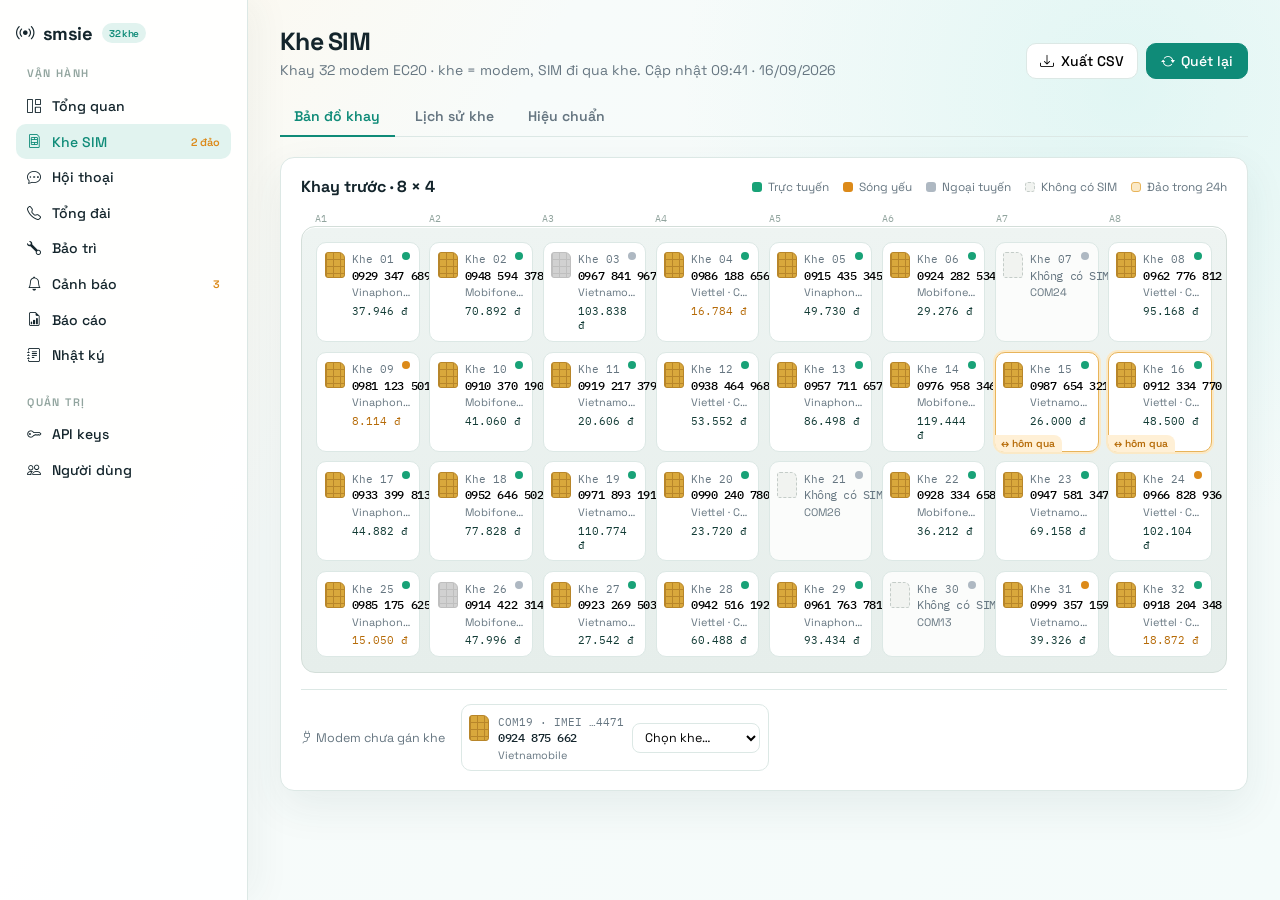
<file: docs/mockups/sim-slot-history.html>
<!doctype html>
<html lang="vi">
<head>
<meta charset="utf-8" />
<meta name="viewport" content="width=device-width, initial-scale=1" />
<title>smsie · Lịch sử đảo SIM — mockup</title>
<link rel="preconnect" href="https://fonts.googleapis.com" />
<link rel="preconnect" href="https://fonts.gstatic.com" crossorigin />
<link href="https://fonts.googleapis.com/css2?family=Space+Grotesk:wght@400;500;600;700&family=IBM+Plex+Mono:wght@400;500&display=swap" rel="stylesheet" />
<link href="https://cdn.jsdelivr.net/npm/bootstrap-icons@1.11.3/font/bootstrap-icons.css" rel="stylesheet" />
<style>
:root {
  --ops-bg: #f7fbfa; --ops-panel: #fff; --ops-ink: #14252c; --ops-muted: #667681; --ops-line: #dce8e5;
  --ops-accent: #0f8b78; --ops-accent-soft: #e1f3ef; --ops-dark: #123b35;
  --ops-warning: #dc8a19; --ops-danger: #ef4d5c; --ops-success: #18a277; --ops-blue: #4b72df;
  --sim-gold: #d9a83c; --sim-gold-line: #b8862a;
  --ops-shadow: 0 16px 42px rgba(40, 82, 72, 0.08);
}
* { box-sizing: border-box; }
body {
  margin: 0; min-height: 100dvh; color: var(--ops-ink);
  font-family: "Space Grotesk", sans-serif; font-size: 14px;
  background: radial-gradient(circle at 88% 10%, rgba(182,235,230,.32), transparent 32%), linear-gradient(120deg, #fff8ec 0%, var(--ops-bg) 32%, #f4fbfa 100%);
}
.mono { font-family: "IBM Plex Mono", monospace; }
.app { display: grid; grid-template-columns: 248px minmax(0,1fr); min-height: 100dvh; }
.side { padding: 1.35rem 1rem; background: rgba(255,255,255,.94); border-right: 1px solid var(--ops-line); box-shadow: 10px 0 34px rgba(41,78,69,.05); }
.brand { display:flex; align-items:center; gap:.6rem; font-weight:700; font-size:1.15rem; letter-spacing:-.03em; }
.brand .badge { font-size:.62rem; font-weight:600; padding:.2rem .45rem; border-radius:999px; color:var(--ops-accent); background:var(--ops-accent-soft); }
.nav-kicker { margin:1.35rem 0 .5rem .7rem; color:#91a49e; font-size:.68rem; font-weight:600; letter-spacing:.13em; text-transform:uppercase; }
.nav a { display:flex; align-items:center; gap:.65rem; padding:.55rem .7rem; border-radius:10px; color:var(--ops-ink); text-decoration:none; font-weight:500; }
.nav a.active { color:var(--ops-accent); background:var(--ops-accent-soft); }
.nav a .n { margin-left:auto; font-size:.68rem; color:var(--ops-warning); font-weight:600; }
main { padding: 1.6rem 2rem 3rem; max-width: 1440px; }
.head { display:flex; align-items:flex-end; justify-content:space-between; gap:1rem; margin-bottom:1.15rem; }
.head h1 { margin:0; font-size:1.55rem; font-weight:700; letter-spacing:-.03em; }
.head p { margin:.3rem 0 0; color:var(--ops-muted); }
.btn { display:inline-flex; align-items:center; gap:.4rem; padding:.5rem .85rem; border-radius:10px; border:1px solid var(--ops-line); background:#fff; font:inherit; font-weight:500; cursor:pointer; }
.btn.primary { background:var(--ops-accent); border-color:var(--ops-accent); color:#fff; }
.tabs { display:flex; gap:.35rem; margin-bottom:1.25rem; border-bottom:1px solid var(--ops-line); }
.tabs button { padding:.6rem .9rem; border:0; background:none; font:inherit; font-weight:600; color:var(--ops-muted); border-bottom:2px solid transparent; margin-bottom:-1px; cursor:pointer; }
.tabs button.active { color:var(--ops-accent); border-color:var(--ops-accent); }
.view { display:none; } .view.active { display:block; }

.panel { background:var(--ops-panel); border:1px solid var(--ops-line); border-radius:14px; padding:1.15rem 1.25rem; box-shadow:var(--ops-shadow); }
.panel-head { display:flex; align-items:center; justify-content:space-between; gap:1rem; margin-bottom:.9rem; }
.panel-head h2 { margin:0; font-size:1rem; font-weight:700; }
.legend { display:flex; flex-wrap:wrap; gap:.9rem; color:var(--ops-muted); font-size:.74rem; }
.legend i { display:inline-block; width:10px; height:10px; border-radius:3px; margin-right:.35rem; vertical-align:-1px; }

/* ===== Signature: physical tray ===== */
.tray { display:grid; grid-template-columns:repeat(8, minmax(0,1fr)); gap:.6rem; padding:.9rem; border-radius:14px; background:linear-gradient(180deg,#eef4f2,#e6eeeb); border:1px solid #d3ded9; box-shadow: inset 0 1px 0 #fff; }
.bay { position:relative; display:grid; grid-template-columns:20px minmax(0,1fr); gap:.45rem; min-height:86px; padding:.6rem .5rem .55rem .45rem; border-radius:10px; background:#fff; border:1px solid var(--ops-line); text-align:left; font:inherit; cursor:pointer; transition:transform .12s, box-shadow .12s; }
.bay:hover, .bay:focus-visible { transform:translateY(-1px); box-shadow:0 8px 20px rgba(40,82,72,.12); outline:2px solid var(--ops-accent); outline-offset:1px; }
.bay .chip { align-self:start; width:20px; height:26px; border-radius:3px 6px 3px 3px; background:var(--sim-gold); border:1px solid var(--sim-gold-line);
  background-image: linear-gradient(var(--sim-gold-line) 1px, transparent 1px), linear-gradient(90deg, var(--sim-gold-line) 1px, transparent 1px);
  background-size: 100% 7px, 7px 100%; background-position: 0 6px, 7px 0; }
.bay.empty .chip { background:#f1f3f0; border:1px dashed #c4ccc8; background-image:none; }
.bay.offline .chip { filter:grayscale(1) opacity(.55); }
.bay .num { font-family:"IBM Plex Mono",monospace; font-size:.7rem; color:var(--ops-muted); }
.bay .phone { margin-top:.1rem; font-family:"IBM Plex Mono",monospace; font-size:.74rem; font-weight:500; letter-spacing:-.04em; white-space:nowrap; }
.bay .op { margin-top:.15rem; font-size:.68rem; color:var(--ops-muted); white-space:nowrap; overflow:hidden; text-overflow:ellipsis; }
.bay .bal { margin-top:.3rem; font-family:"IBM Plex Mono",monospace; font-size:.7rem; color:var(--ops-dark); }
.bay .bal.low { color:#b66b08; }
.bay .dot { position:absolute; top:.55rem; right:.55rem; width:8px; height:8px; border-radius:50%; background:#aeb8c2; }
.bay.online .dot { background:var(--ops-success); }
.bay.weak .dot { background:var(--ops-warning); }
.bay.empty { background:#fbfcfb; }
.bay.empty .phone { color:var(--ops-muted); font-weight:400; }
.bay.swapped { border-color:#e8b45a; box-shadow:0 0 0 2px #fbe9c6; padding-bottom:1.35rem; }
.bay .swap { position:absolute; left:-1px; bottom:-1px; padding:.12rem .4rem; border-radius:0 8px 0 9px; background:#fff0d6; color:#b66b08; font-size:.64rem; font-weight:600; }
.row-label { display:grid; grid-template-columns:repeat(8,minmax(0,1fr)); gap:.6rem; padding:0 .9rem; margin:.35rem 0 .1rem; color:#91a49e; font-size:.62rem; font-family:"IBM Plex Mono",monospace; }
.strip { margin-top:1rem; padding-top:.9rem; border-top:1px solid var(--ops-line); display:flex; align-items:center; gap:1rem; flex-wrap:wrap; }
.strip .bay { min-width:200px; grid-template-columns:22px 1fr auto; align-items:center; min-height:0; }
select.sel { font:inherit; font-size:.78rem; padding:.3rem .5rem; border-radius:8px; border:1px solid var(--ops-line); background:#fff; }

/* popover */
.pop { position:absolute; z-index:5; width:260px; padding:.8rem .9rem; border-radius:12px; background:#fff; border:1px solid var(--ops-line); box-shadow:0 18px 40px rgba(40,82,72,.18); font-size:.78rem; display:none; }
.pop.show { display:block; }
.pop b { display:block; font-size:.9rem; }
.pop dl { display:grid; grid-template-columns:auto 1fr; gap:.2rem .7rem; margin:.5rem 0 0; }
.pop dt { color:var(--ops-muted); } .pop dd { margin:0; font-family:"IBM Plex Mono",monospace; }

/* ===== History ===== */
.split { display:grid; grid-template-columns:320px minmax(0,1fr); gap:1.1rem; }
.sim-card h3 { margin:0; font-size:1.1rem; font-family:"IBM Plex Mono",monospace; font-weight:500; letter-spacing:-.03em; }
.sim-card .meta { margin-top:.35rem; color:var(--ops-muted); font-size:.78rem; }
.kv { display:grid; grid-template-columns:auto 1fr; gap:.35rem .8rem; margin-top:.9rem; font-size:.8rem; }
.kv dt { color:var(--ops-muted); } .kv dd { margin:0; font-family:"IBM Plex Mono",monospace; }
.now { margin-top:1rem; padding:.7rem .8rem; border-radius:10px; background:var(--ops-accent-soft); color:var(--ops-dark); font-size:.8rem; }
.now strong { font-family:"IBM Plex Mono",monospace; }
.filters { display:flex; gap:.5rem; align-items:center; }
.filters input { font:inherit; font-size:.78rem; padding:.35rem .5rem; border-radius:8px; border:1px solid var(--ops-line); }
.timeline { list-style:none; margin:0; padding:0; }
.timeline li { display:grid; grid-template-columns:118px 24px 1fr auto; gap:.8rem; align-items:start; padding:.8rem 0; border-top:1px solid var(--ops-line); }
.timeline li:first-child { border-top:0; }
.timeline .when { font-family:"IBM Plex Mono",monospace; font-size:.74rem; color:var(--ops-muted); line-height:1.35; }
.timeline .when b { display:block; color:var(--ops-ink); font-weight:500; }
.timeline .ico { width:24px; height:24px; border-radius:50%; display:grid; place-items:center; font-size:.8rem; }
.ico.moved { color:#b66b08; background:#fff0d6; } .ico.inserted { color:#16805d; background:#def5e9; } .ico.removed { color:#cf3345; background:#ffe1e5; } .ico.keep { color:var(--ops-blue); background:#e8edff; }
.timeline .what { font-size:.86rem; }
.timeline .what .path { font-family:"IBM Plex Mono",monospace; font-weight:500; }
.timeline .what .path .arrow { color:var(--ops-muted); margin:0 .3rem; }
.timeline .what small { display:block; margin-top:.2rem; color:var(--ops-muted); font-size:.74rem; }
.timeline .bal { text-align:right; font-family:"IBM Plex Mono",monospace; font-size:.82rem; }
.timeline .bal small { display:block; font-size:.68rem; color:var(--ops-muted); }
.timeline .bal.na { color:#c4ccc8; }
.day { margin:1rem 0 .2rem; font-size:.7rem; font-weight:600; letter-spacing:.1em; text-transform:uppercase; color:#91a49e; }

/* ===== Calibration ===== */
table { width:100%; border-collapse:collapse; font-size:.82rem; }
th { text-align:left; padding:.55rem .6rem; color:var(--ops-muted); font-size:.7rem; font-weight:600; letter-spacing:.06em; text-transform:uppercase; border-bottom:1px solid var(--ops-line); }
td { padding:.55rem .6rem; border-bottom:1px solid #edf2f0; vertical-align:middle; }
td.mono { font-size:.78rem; }
.pill { display:inline-block; padding:.15rem .5rem; border-radius:999px; font-size:.7rem; font-weight:600; }
.pill.ok { color:#16805d; background:#def5e9; } .pill.warn { color:#b66b08; background:#fff0d6; } .pill.off { color:#667681; background:#eef1f0; }
.cal-note { padding:.75rem .9rem; border-radius:10px; background:#fff8ec; border:1px solid #f3dfb5; color:#7a4d05; font-size:.8rem; margin-bottom:1rem; }
@media (max-width: 1100px) { .tray, .row-label { grid-template-columns:repeat(4,minmax(0,1fr)); } .split { grid-template-columns:1fr; } }
@media (max-width: 760px) { .app { grid-template-columns:1fr; } .side { display:none; } main { padding:1rem; } .timeline li { grid-template-columns:90px 24px 1fr; } .timeline .bal { grid-column:3; text-align:left; } }
@media (prefers-reduced-motion: reduce) { .bay { transition:none; } }
</style>
</head>
<body>
<div class="app">
  <aside class="side">
    <div class="brand"><i class="bi bi-broadcast"></i> smsie <span class="badge">32 khe</span></div>
    <div class="nav-kicker">Vận hành</div>
    <nav class="nav">
      <a href="#"><i class="bi bi-grid-1x2"></i> Tổng quan</a>
      <a href="#" class="active"><i class="bi bi-sim"></i> Khe SIM <span class="n">2 đảo</span></a>
      <a href="#"><i class="bi bi-chat-dots"></i> Hội thoại</a>
      <a href="#"><i class="bi bi-telephone"></i> Tổng đài</a>
      <a href="#"><i class="bi bi-wrench"></i> Bảo trì</a>
      <a href="#"><i class="bi bi-bell"></i> Cảnh báo <span class="n">3</span></a>
      <a href="#"><i class="bi bi-file-earmark-bar-graph"></i> Báo cáo</a>
      <a href="#"><i class="bi bi-journal-text"></i> Nhật ký</a>
    </nav>
    <div class="nav-kicker">Quản trị</div>
    <nav class="nav">
      <a href="#"><i class="bi bi-key"></i> API keys</a>
      <a href="#"><i class="bi bi-people"></i> Người dùng</a>
    </nav>
  </aside>

  <main>
    <div class="head">
      <div>
        <h1>Khe SIM</h1>
        <p>Khay 32 modem EC20 · khe = modem, SIM đi qua khe. Cập nhật 09:41 · 16/09/2026</p>
      </div>
      <div style="display:flex;gap:.5rem">
        <button class="btn"><i class="bi bi-download"></i> Xuất CSV</button>
        <button class="btn primary"><i class="bi bi-arrow-repeat"></i> Quét lại</button>
      </div>
    </div>

    <div class="tabs">
      <button class="active" data-v="tray">Bản đồ khay</button>
      <button data-v="hist">Lịch sử khe</button>
      <button data-v="cal">Hiệu chuẩn</button>
    </div>

    <!-- ===== View 1: tray ===== -->
    <section class="view active" id="v-tray">
      <div class="panel" style="position:relative">
        <div class="panel-head">
          <h2>Khay trước · 8 × 4</h2>
          <div class="legend">
            <span><i style="background:var(--ops-success)"></i>Trực tuyến</span>
            <span><i style="background:var(--ops-warning)"></i>Sóng yếu</span>
            <span><i style="background:#aeb8c2"></i>Ngoại tuyến</span>
            <span><i style="background:#f1f3f0;border:1px dashed #c4ccc8"></i>Không có SIM</span>
            <span><i style="background:#fbe9c6;border:1px solid #e8b45a"></i>Đảo trong 24h</span>
          </div>
        </div>
        <div class="row-label"><span>A1</span><span>A2</span><span>A3</span><span>A4</span><span>A5</span><span>A6</span><span>A7</span><span>A8</span></div>
        <div class="tray" id="tray"></div>
        <div class="strip">
          <span style="font-size:.78rem;color:var(--ops-muted)"><i class="bi bi-plug"></i> Modem chưa gán khe</span>
          <div class="bay online" style="cursor:default">
            <span class="chip"></span>
            <div><div class="num">COM19 · IMEI …4471</div><div class="phone">0924 875 662</div><div class="op">Vietnamobile</div></div>
            <select class="sel" aria-label="Chọn khe cho COM19"><option>Chọn khe…</option><option>Khe 07 (trống)</option><option>Khe 21 (trống)</option><option>Khe 30 (trống)</option></select>
          </div>
        </div>
        <div class="pop" id="pop"></div>
      </div>
    </section>

    <!-- ===== View 2: history ===== -->
    <section class="view" id="v-hist">
      <div class="split">
        <div class="panel sim-card">
          <div class="num" style="font-size:.7rem;color:var(--ops-muted)">SIM · ICCID</div>
          <h3>8984 0410 0028 8115 6</h3>
          <div class="meta">Viettel · IMEI khe hiện tại …8820</div>
          <dl class="kv">
            <dt>Số thuê bao</dt><dd>0987 654 321</dd>
            <dt>Số dư</dt><dd>48.500 đ <span style="color:var(--ops-muted);font-family:'Space Grotesk'">· 09:02 hôm nay</span></dd>
            <dt>Lần đảo</dt><dd>4 lần / 90 ngày</dd>
            <dt>Ở khe này từ</dt><dd>15/09 · 14:22</dd>
          </dl>
          <div class="now"><i class="bi bi-geo"></i> Đang ở <strong>khe 16</strong> · COM22 · trực tuyến · sóng 71%</div>
        </div>

        <div class="panel">
          <div class="panel-head">
            <h2>Lịch sử khe</h2>
            <div class="filters">
              <input type="date" value="2026-06-18" aria-label="Từ ngày" /> <span style="color:var(--ops-muted)">→</span>
              <input type="date" value="2026-09-16" aria-label="Đến ngày" />
              <button class="btn"><i class="bi bi-download"></i> CSV</button>
            </div>
          </div>

          <div class="day">Hôm qua · 15/09/2026</div>
          <ul class="timeline">
            <li>
              <div class="when"><b>14:22:08</b>COM22</div>
              <span class="ico moved"><i class="bi bi-arrow-left-right"></i></span>
              <div class="what"><span class="path">Khe 15<span class="arrow">→</span>Khe 16</span><small>Đảo chéo với SIM 0912 …770 (khe 16 → 15). Nhận diện tự động sau khi cắm.</small></div>
              <div class="bal">48.500 đ<small>số dư lúc vào khe</small></div>
            </li>
            <li>
              <div class="when"><b>14:21:40</b>COM17</div>
              <span class="ico removed"><i class="bi bi-eject"></i></span>
              <div class="what"><span class="path">Khe 15<span class="arrow">→</span>rút ra</span><small>Modem báo không có SIM (+CME 10).</small></div>
              <div class="bal">48.500 đ<small>số dư lúc rời khe</small></div>
            </li>
          </ul>

          <div class="day">02/09/2026</div>
          <ul class="timeline">
            <li>
              <div class="when"><b>08:00:12</b>COM17</div>
              <span class="ico keep"><i class="bi bi-heart-pulse"></i></span>
              <div class="what"><span class="path">Khe 15 · nuôi SIM</span><small>USSD *101# theo lịch hằng tuần.</small></div>
              <div class="bal">52.000 đ<small>số dư</small></div>
            </li>
          </ul>

          <div class="day">21/07/2026</div>
          <ul class="timeline">
            <li>
              <div class="when"><b>16:05:33</b>COM17</div>
              <span class="ico inserted"><i class="bi bi-box-arrow-in-down"></i></span>
              <div class="what"><span class="path">Khe 15</span><small>Lần đầu thấy SIM này trong khay.</small></div>
              <div class="bal na">—<small>USSD quá hạn</small></div>
            </li>
          </ul>
        </div>
      </div>
    </section>

    <!-- ===== View 3: calibration ===== -->
    <section class="view" id="v-cal">
      <div class="cal-note"><i class="bi bi-info-circle"></i> Khe được nhận diện bằng IMEI của modem. Chỉ cần gán một lần; khi nâng cấp, số khe cũ đã được chuyển sang IMEI đang cắm SIM đó. Đổi ở đây chỉ khi anh sắp xếp lại modem trong khay.</div>
      <div class="panel">
        <div class="panel-head"><h2>Khe ↔ modem</h2><span style="font-size:.78rem;color:var(--ops-muted)">30/32 khe đã gán · 1 modem chưa gán</span></div>
        <table>
          <thead><tr><th>Khe</th><th>IMEI modem</th><th>SIM hiện tại</th><th>Số thuê bao</th><th>Trạng thái</th><th>Lần thấy cuối</th><th></th></tr></thead>
          <tbody id="cal"></tbody>
        </table>
      </div>
    </section>
  </main>
</div>

<script>
const ops = ['Viettel','Vinaphone','Mobifone','Vietnamobile'];
const bays = Array.from({length:32}, (_,i) => {
  const n = i+1;
  const seed = (n*7919) % 100;
  const empty = [7,21,30].includes(n);
  const offline = [3,26].includes(n);
  const weak = [9,24,31].includes(n);
  return {
    slot:n, empty, offline, weak,
    swapped: n===15 || n===16,
    phone: empty ? '' : `09${String(10+seed%90).padStart(2,'0')} ${String(100+(seed*13)%900)} ${String(100+(seed*31)%900)}`,
    op: ops[n%4], imei: `86${String(1000000000000+n*98765431).slice(0,12)}`,
    bal: empty ? null : ((seed*1734)%120000 + 5000),
    iccid: `8984 0${String(n).padStart(3,'0')} 00${String(28811+n*17)} ${n%10}`,
    port: `COM${(n*3)%40+3}`,
  };
});
bays[14].phone = '0987 654 321'; bays[15].phone = '0912 334 770'; bays[14].bal = 26000; bays[15].bal = 48500;
const vnd = v => v==null ? '—' : v.toLocaleString('vi-VN') + ' đ';

const tray = document.getElementById('tray');
bays.forEach(b => {
  const el = document.createElement('button');
  el.className = 'bay ' + (b.empty ? 'empty' : b.offline ? 'offline' : b.weak ? 'weak' : 'online') + (b.swapped ? ' swapped' : '');
  el.setAttribute('aria-label', `Khe ${b.slot}`);
  el.innerHTML = `<span class="chip"></span><div><div class="num">Khe ${String(b.slot).padStart(2,'0')}</div>
    <div class="phone">${b.empty ? 'Không có SIM' : b.phone}</div>
    <div class="op">${b.empty ? b.port : b.op + ' · ' + b.port}</div>
    ${b.empty ? '' : `<div class="bal${b.bal<20000?' low':''}">${vnd(b.bal)}</div>`}</div>
    <span class="dot"></span>${b.swapped ? '<span class="swap">↔ hôm qua</span>' : ''}`;
  el.addEventListener('click', e => showPop(b, el));
  tray.appendChild(el);
});
const pop = document.getElementById('pop');
function showPop(b, el){
  const r = el.getBoundingClientRect(), p = el.offsetParent.getBoundingClientRect();
  pop.style.left = Math.min(r.left - p.left, p.width - 280) + 'px';
  pop.style.top = (r.bottom - p.top + 6) + 'px';
  pop.innerHTML = b.empty
    ? `<b>Khe ${b.slot} · trống</b><dl><dt>IMEI</dt><dd>…${b.imei.slice(-4)}</dd><dt>Cổng</dt><dd>${b.port}</dd><dt>SIM trước</dt><dd>0987 …321 · rời 15/09</dd></dl>`
    : `<b>Khe ${b.slot} · ${b.phone}</b><dl><dt>ICCID</dt><dd>${b.iccid}</dd><dt>IMEI</dt><dd>…${b.imei.slice(-4)}</dd><dt>Nhà mạng</dt><dd>${b.op}</dd><dt>Số dư</dt><dd>${vnd(b.bal)}</dd><dt>Ở khe từ</dt><dd>${b.swapped ? '15/09 14:22' : '21/07 16:05'}</dd></dl>
       <div style="margin-top:.6rem"><a href="#" onclick="go('hist');return false" style="color:var(--ops-accent);font-weight:600">Xem lịch sử khe →</a></div>`;
  pop.classList.add('show');
}
document.addEventListener('click', e => { if (!e.target.closest('.bay') && !e.target.closest('.pop')) pop.classList.remove('show'); });

const cal = document.getElementById('cal');
bays.forEach(b => {
  const tr = document.createElement('tr');
  const st = b.empty ? '<span class="pill warn">Không SIM</span>' : b.offline ? '<span class="pill off">Ngoại tuyến</span>' : '<span class="pill ok">Trực tuyến</span>';
  tr.innerHTML = `<td class="mono">${String(b.slot).padStart(2,'0')}</td><td class="mono">${b.imei}</td><td class="mono">${b.empty?'—':b.iccid}</td><td class="mono">${b.phone||'—'}</td><td>${st}</td><td class="mono">${b.offline?'14/09 22:10':'09:41 hôm nay'}</td><td><button class="btn" style="padding:.25rem .55rem;font-size:.74rem">Đổi modem</button></td>`;
  cal.appendChild(tr);
});

function go(v){ document.querySelectorAll('.tabs button').forEach(b=>b.classList.toggle('active', b.dataset.v===v)); document.querySelectorAll('.view').forEach(s=>s.classList.toggle('active', s.id==='v-'+v)); pop.classList.remove('show'); }
document.querySelectorAll('.tabs button').forEach(b => b.addEventListener('click', () => go(b.dataset.v)));
</script>
</body>
</html>
</file>
